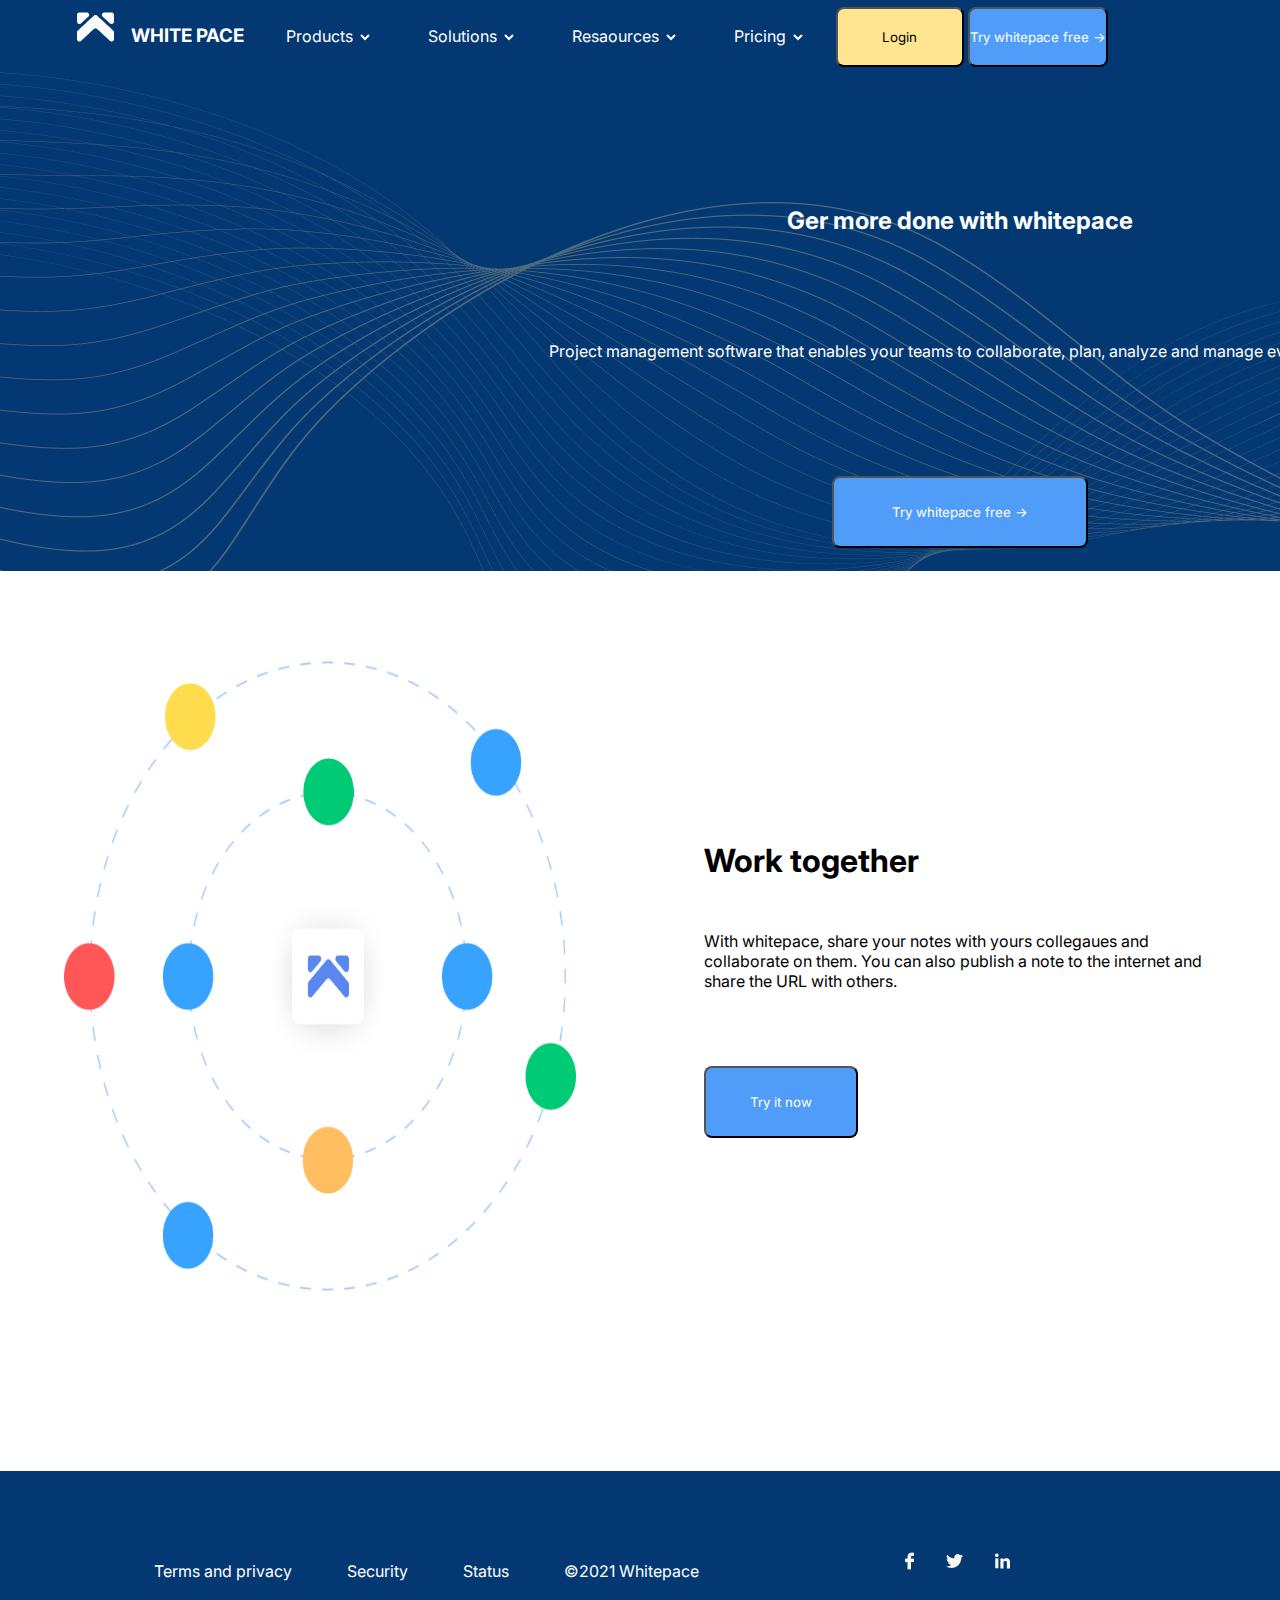
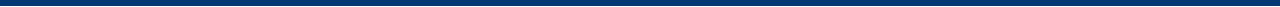
<file: index.html>
<!DOCTYPE html>
<html lang="en">

<head>
    <meta charset="UTF-8">
    <meta http-equiv="X-UA-Compatible" content="IE=edge">
    <meta name="viewport" content="width=device-width, initial-scale=1.0">
    <link rel="stylesheet" href="index.css">
    <title>WHITE PACE</title>
</head>

<body>
    <header>
        <div class="container-logo">
            <img src="logo.png" alt="">
            <h3>WHITE PACE</h3>
        </div>

        <nav>
            <ul>
                <li>Products<select></select></li>
                <li>Solutions<select></select></li>
                <li>Resaources<select></select></li>
                <li>Pricing<select></select></li>
            </ul>
        </nav>

        <div class="container-buttons_nav">
            <button class="btnlogin">Login</button>
            <button class="btntry">Try whitepace free -></button>
        </div>
    </header>

    <section id="sec-home">
        <div class="container-home">
            <h2>Ger more done with whitepace</h2>
            <p>Project management software that enables your teams to collaborate,
                plan, analyze and manage everyday task</p>
            <button class="btntry-home">Try whitepace free -></button>
        </div>

    </section>

    <section>
        <div class="container-work">
            <img src="imgwork.png">
            <h1>Work together</h1>
            <p>With whitepace, share your notes with yours collegaues and collaborate on them.
                You can also publish a note to the internet and share the URL with others.
            </p>
            <button class="btntry-work">Try it now</button>
            
        </div>



    </section>

    <footer>
        <ul>
            <li>Terms and privacy</li>
            <li>Security</li>
            <li>Status</li>
            <li>©2021 Whitepace</li>
        </ul>

        <img src="icosocial.png">

    </footer>
</body>

</html>
</file>
<file: index.css>
@import url('https://fonts.googleapis.com/css2?family=Inter:wght@100&display=swap');

* {
    box-sizing: border-box;
    margin: 0;
    padding: 0;
    background-color: 043873;
    font-family: 'Inter', sans-serif;

}

@media screen and (min-width: 768px) {


    header {
        background-color: #043873;
        color: #ffffff;
        width: 100%;
    }

    .container-logo {
        display: inline-block;
        position: relative;
        width: 20vw;
        color: #ffffff;
        left: 2vw;
    }

    .container-logo img {
        display: inline-block;
        position: relative;
        left: 4vw;
        bottom: 0;
    }

    .container-logo h3 {
        display: inline-block;
        margin-top: 0;
        margin-left: 5vw;
    }

    nav {
        display: inline-block;
        position: relative;
    }

    nav ul {
        display: inline-block;
        text-decoration: none;

    }

    nav ul li {
        display: inline-block;
        padding: 2vw;
        list-style-type: none;

    }

    li select {
        background-color: #043873;
        color: #ffffff;
        border: none;
    }

    .container-buttons_nav {
        display: inline-block;
        position: relative;
        width: 30vw;

    }

    .btnlogin {
        width: 10vw;
        height: 60px;
        background: #FFE492;
        border-radius: 8px;


    }

    .btntry {
        height: 60px;
        background: #4F9CF9;
        border-radius: 8px;
        color: #ffffff;

    }

    #sec-home {
        background-color: #043873;
        background-image: url("/fundo.png");
        margin: 0;
    }

    .container-home {
        display: block;
        position: relative;
        width: 50vw;
        height: 500px;
        margin: auto;
        color: #ffffff;
    }

    .container-home h2 {
        position: absolute;
        top: 25vh;
    }

    .container-home p {
        position: absolute;
        top: 30vh;
    }

    .btntry-home {
        position: absolute;
        height: 60px;
        background: #4F9CF9;
        border-radius: 8px;
        top: 40vh;
        color: #ffffff;
    }

    .container-work {
        position: relative;
        display: block;
        width: 100vw;
        height: 100vh;
        background-color: #ffffff;
    }

    .container-work img {
        position: absolute;
        width: 40vw;
        height: 70vh;
        top: 10vh;
        left: 5vw;
    }

    .container-work h1 {
        position: absolute;
        display: inline-block;
        width: 20vw;
        left: 55vw;
        top: 30vh;
    }

    .container-work p {
        position: absolute;
        display: inline-block;
        width: 40vw;
        left: 55vw;
        top: 40vh;
    }

    .btntry-work {
        position: absolute;
        width: 12vw;
        height: 8vh;
        background: #4F9CF9;
        border-radius: 8px;
        top: 55vh;
        left: 55vw;
        color: #ffffff;
    }

    footer {
        position: relative;
        height: 15vh;
        background-color: #043873;
    }

    footer ul {
        display: inline-block;
        position: absolute;
        padding-left: 10vw;
        bottom: 0;

    }

    footer ul li {
        display: inline-block;
        color: #ffffff;
        padding: 2vw;
        list-style-type: none;
    }


    footer p {
        display: inline-block;
        position: absolute;
        left: 95vh;
        bottom: 2vh;
        color: #ffffff;

    }

    footer img {
        display: inline-block;
        position: absolute;
        right: 30vh;
        bottom: 4vh;
    }

}

@media screen and (min-width: 320px) {
    header {
        background-color: #043873;
        color: #ffffff;
        width: 100%;
    }

    .container-logo {
        display: inline-block;
        position: relative;
        width: 20vw;
        color: #ffffff;
        left: 2vw;
    }

    .container-logo img {
        display: inline-block;
        position: relative;
        left: 4vw;
        bottom: 0;
    }

    .container-logo h3 {
        display: inline-block;
        margin-top: 0;
        margin-left: 5vw;
    }

    nav {
        display: inline-block;
        position: relative;
    }

    nav ul {
        display: inline-block;
        text-decoration: none;

    }

    nav ul li {
        display: inline-block;
        padding: 2vw;
        list-style-type: none;

    }

    li select {
        background-color: #043873;
        color: #ffffff;
        border: none;
    }

    .container-buttons_nav {
        display: inline-block;
        position: relative;
        width: 30vw;

    }

    .btnlogin {
        width: 10vw;
        height: 60px;
        background: #FFE492;
        border-radius: 8px;


    }

    .btntry {
        height: 60px;
        background: #4F9CF9;
        border-radius: 8px;
        color: #ffffff;

    }

    #sec-home {
        background-color: #043873;
        background-image: url("/fundo.png");
        margin: 0;
    }

    .container-home {
        display: block;
        position: relative;
        width: 100;
        height: 500px;
        margin: auto;
        color: #ffffff;
    }

    .container-home h2 {
        width: 40vw;
        text-align: center;
        position: absolute;
        top: 15vh;
        left: 30vw;
    }

    .container-home p {
        position: absolute;
        top: 30vh;
        text-align: center;
        width: 90vw;
        left: 5vw;
    }

    .btntry-home {
        position: absolute;
        width: 20vw;
        height: 8vh;
        background: #4F9CF9;
        border-radius: 8px;
        top: 45vh;
        color: #ffffff;
        left: 40vw;

    }

    .container-work {
        position: relative;
        display: block;
        width: 100vw;
        height: 100vh;
        background-color: #ffffff;
    }

    .container-work img {
        position: absolute;
        width: 40vw;
        height: 70vh;
        top: 10vh;
        left: 5vw;
    }

    .container-work h1 {
        position: absolute;
        display: inline-block;
        width: 20vw;
        left: 55vw;
        top: 30vh;
    }

    .container-work p {
        position: absolute;
        display: inline-block;
        width: 40vw;
        left: 55vw;
        top: 40vh;
    }

    .btntry-work {
        position: absolute;
        width: 12vw;
        height: 8vh;
        background: #4F9CF9;
        border-radius: 8px;
        top: 55vh;
        left: 55vw;
        color: #ffffff;
    }

    footer {
        position: relative;
        height: 15vh;
        background-color: #043873;
    }

    footer ul {
        display: inline-block;
        position: absolute;
        padding-left: 10vw;
        bottom: 0;

    }

    footer ul li {
        display: inline-block;
        color: #ffffff;
        padding: 2vw;
        list-style-type: none;
    }


    footer p {
        display: inline-block;
        position: absolute;
        left: 95vh;
        bottom: 2vh;
        color: #ffffff;

    }

    footer img {
        display: inline-block;
        position: absolute;
        right: 30vh;
        bottom: 4vh;
    }
}
</file>
